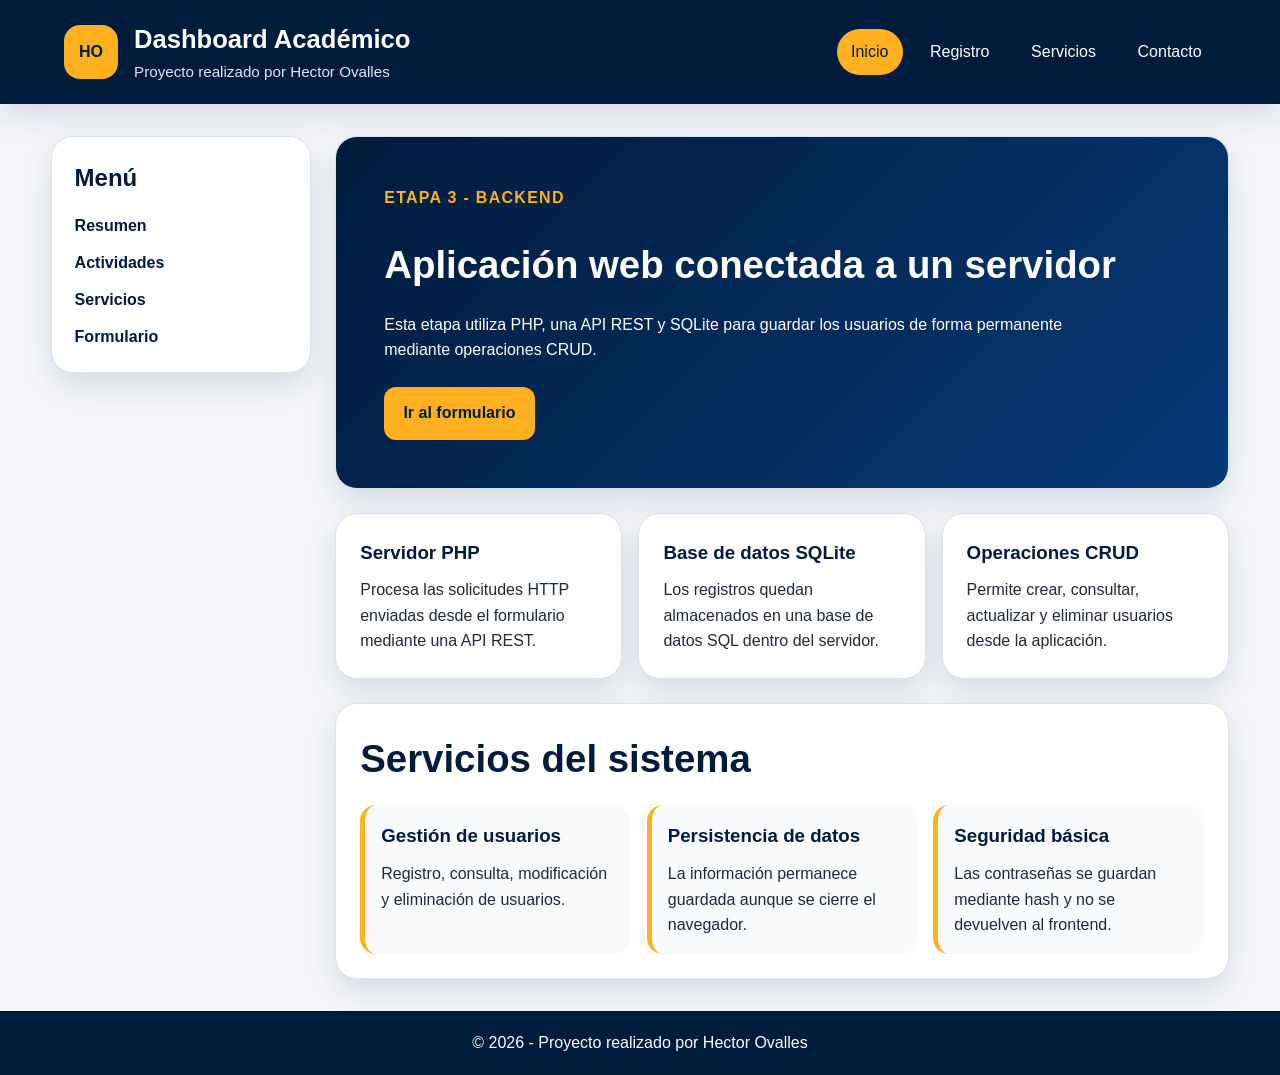
<file: index.html>
<!DOCTYPE html>
<html lang="es">
<head>
  <meta charset="UTF-8" />
  <meta name="viewport" content="width=device-width, initial-scale=1.0" />
  <meta name="author" content="Hector Ovalles" />
  <title>Dashboard - Hector Ovalles</title>
  <link rel="stylesheet" href="css/style.css" />
</head>
<body>
  <header class="site-header">
    <div class="brand">
      <span class="brand-logo">HO</span>
      <div>
        <h1>Dashboard Académico</h1>
        <p>Proyecto realizado por Hector Ovalles</p>
      </div>
    </div>

    <nav class="main-nav" aria-label="Navegación principal">
      <a href="index.html" class="active">Inicio</a>
      <a href="registro.html">Registro</a>
      <a href="#servicios">Servicios</a>
      <a href="#contacto">Contacto</a>
    </nav>
  </header>

  <main class="layout">
    <aside class="sidebar" aria-label="Panel lateral">
      <h2>Menú</h2>
      <ul>
        <li><a href="#resumen">Resumen</a></li>
        <li><a href="#actividades">Actividades</a></li>
        <li><a href="#servicios">Servicios</a></li>
        <li><a href="registro.html">Formulario</a></li>
      </ul>
    </aside>

    <section class="content">
      <article class="hero" id="resumen">
        <div>
          <p class="eyebrow">Etapa 3 - Backend</p>
          <h2>Aplicación web conectada a un servidor</h2>
          <p>
            Esta etapa utiliza PHP, una API REST y SQLite para guardar los usuarios de forma permanente mediante operaciones CRUD.
          </p>
          <a class="button" href="registro.html">Ir al formulario</a>
        </div>
      </article>

      <section class="cards" id="actividades" aria-label="Resumen de actividades">
        <article class="card">
          <h3>Servidor PHP</h3>
          <p>Procesa las solicitudes HTTP enviadas desde el formulario mediante una API REST.</p>
        </article>
        <article class="card">
          <h3>Base de datos SQLite</h3>
          <p>Los registros quedan almacenados en una base de datos SQL dentro del servidor.</p>
        </article>
        <article class="card">
          <h3>Operaciones CRUD</h3>
          <p>Permite crear, consultar, actualizar y eliminar usuarios desde la aplicación.</p>
        </article>
      </section>

      <section class="info-panel" id="servicios">
        <h2>Servicios del sistema</h2>
        <div class="service-grid">
          <article>
            <h3>Gestión de usuarios</h3>
            <p>Registro, consulta, modificación y eliminación de usuarios.</p>
          </article>
          <article>
            <h3>Persistencia de datos</h3>
            <p>La información permanece guardada aunque se cierre el navegador.</p>
          </article>
          <article>
            <h3>Seguridad básica</h3>
            <p>Las contraseñas se guardan mediante hash y no se devuelven al frontend.</p>
          </article>
        </div>
      </section>
    </section>
  </main>

  <footer class="site-footer" id="contacto">
    <p>&copy; 2026 - Proyecto realizado por Hector Ovalles</p>
  </footer>
</body>
</html>
</file>
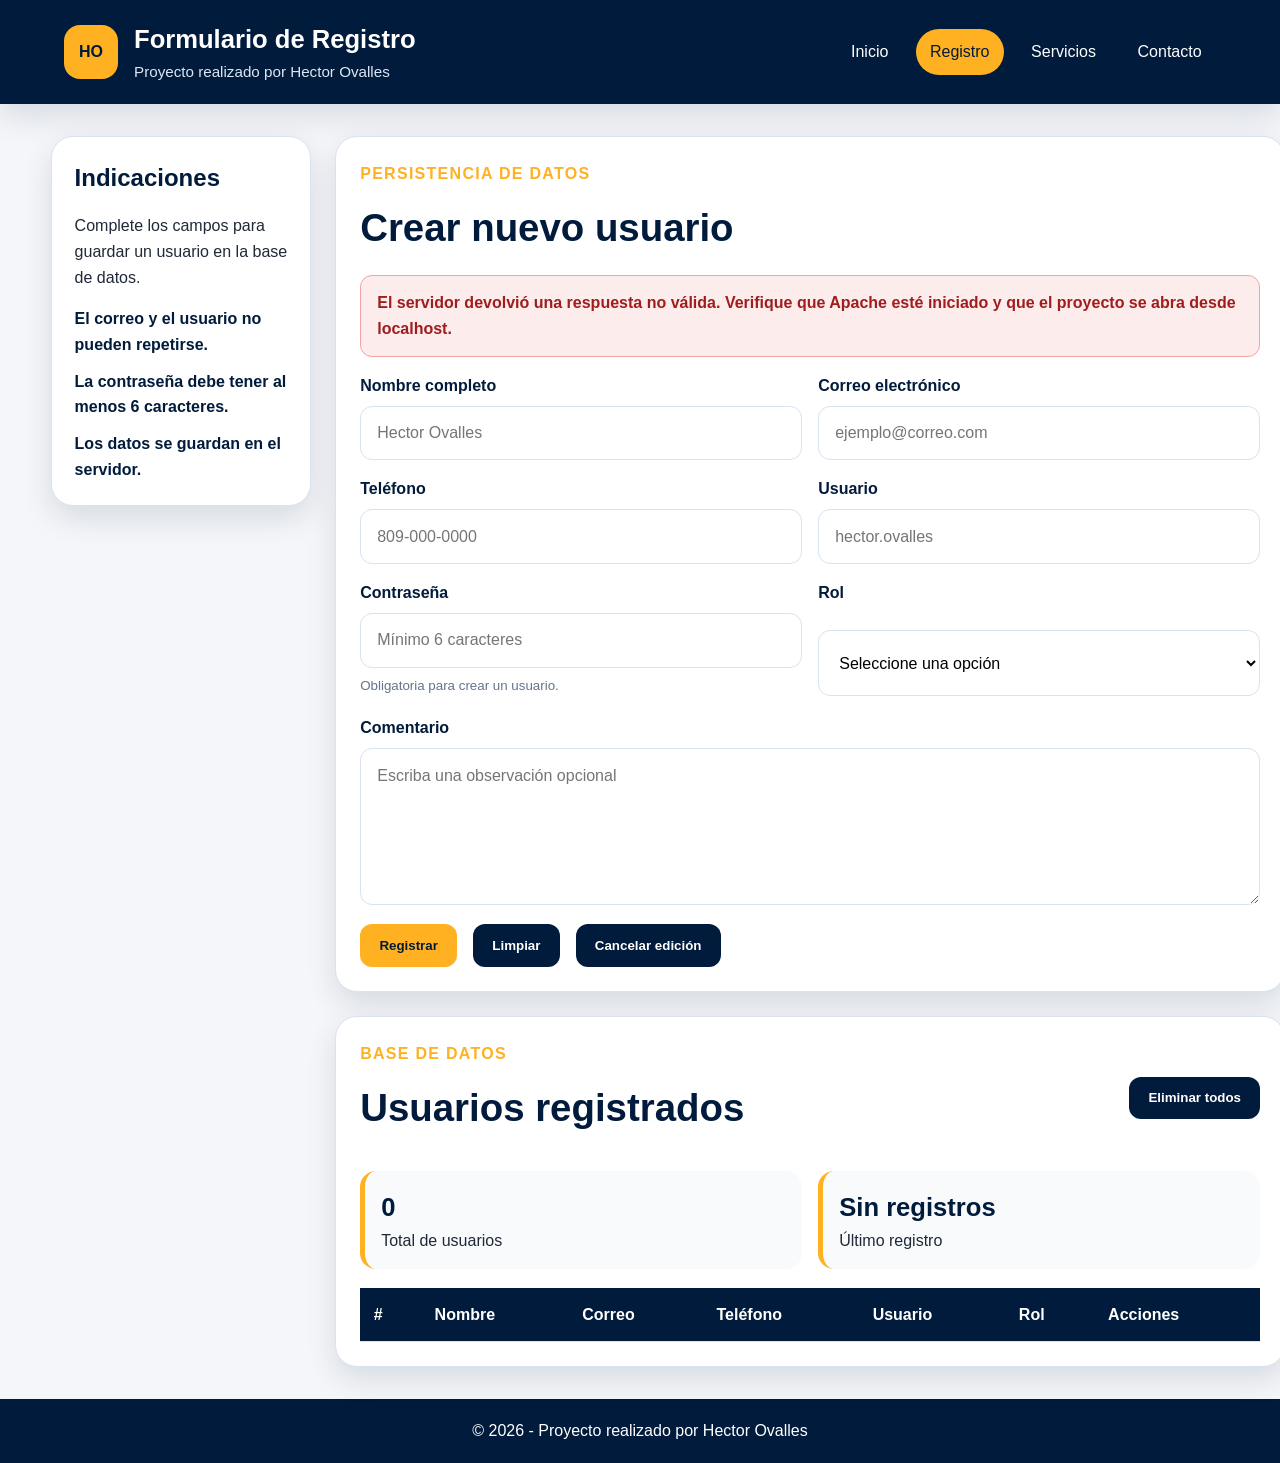
<file: registro.html>
<!DOCTYPE html>
<html lang="es">
<head>
  <meta charset="UTF-8" />
  <meta name="viewport" content="width=device-width, initial-scale=1.0" />
  <meta name="author" content="Hector Ovalles" />
  <title>Registro - Hector Ovalles</title>
  <link rel="stylesheet" href="css/style.css" />
</head>
<body>
  <header class="site-header">
    <div class="brand">
      <span class="brand-logo">HO</span>
      <div>
        <h1>Formulario de Registro</h1>
        <p>Proyecto realizado por Hector Ovalles</p>
      </div>
    </div>

    <nav class="main-nav" aria-label="Navegación principal">
      <a href="index.html">Inicio</a>
      <a href="registro.html" class="active">Registro</a>
      <a href="index.html#servicios">Servicios</a>
      <a href="#contacto">Contacto</a>
    </nav>
  </header>

  <main class="layout form-layout">
    <aside class="sidebar" aria-label="Información del formulario">
      <h2>Indicaciones</h2>
      <p>Complete los campos para guardar un usuario en la base de datos.</p>
      <ul>
        <li>El correo y el usuario no pueden repetirse.</li>
        <li>La contraseña debe tener al menos 6 caracteres.</li>
        <li>Los datos se guardan en el servidor.</li>
      </ul>
    </aside>

    <section class="content">
      <article class="form-card">
        <p class="eyebrow">Persistencia de datos</p>
        <h2 id="tituloFormulario">Crear nuevo usuario</h2>

        <div id="mensajeFormulario" class="form-message" hidden></div>

        <form action="#" method="post" class="register-form" id="registroForm" novalidate>
          <div class="form-grid">
            <div class="form-group">
              <label for="nombre">Nombre completo</label>
              <input type="text" id="nombre" name="nombre" placeholder="Hector Ovalles" required />
            </div>

            <div class="form-group">
              <label for="correo">Correo electrónico</label>
              <input type="email" id="correo" name="correo" placeholder="ejemplo@correo.com" required />
            </div>

            <div class="form-group">
              <label for="telefono">Teléfono</label>
              <input type="tel" id="telefono" name="telefono" placeholder="809-000-0000" required />
            </div>

            <div class="form-group">
              <label for="usuario">Usuario</label>
              <input type="text" id="usuario" name="usuario" placeholder="hector.ovalles" required />
            </div>

            <div class="form-group">
              <label for="password">Contraseña</label>
              <input type="password" id="password" name="password" placeholder="Mínimo 6 caracteres" required />
              <small id="ayudaPassword">Obligatoria para crear un usuario.</small>
            </div>

            <div class="form-group">
              <label for="rol">Rol</label>
              <select id="rol" name="rol" required>
                <option value="">Seleccione una opción</option>
                <option value="estudiante">Estudiante</option>
                <option value="administrador">Administrador</option>
                <option value="invitado">Invitado</option>
              </select>
            </div>
          </div>

          <div class="form-group full">
            <label for="comentario">Comentario</label>
            <textarea id="comentario" name="comentario" rows="5" placeholder="Escriba una observación opcional"></textarea>
          </div>

          <div class="form-actions">
            <button type="submit" id="botonGuardar">Registrar</button>
            <button type="reset" class="secondary" id="botonLimpiar">Limpiar</button>
            <button type="button" class="secondary" id="cancelarEdicion" hidden>Cancelar edición</button>
          </div>
        </form>
      </article>

      <section class="info-panel dashboard-panel" aria-label="Usuarios registrados">
        <div class="panel-header">
          <div>
            <p class="eyebrow">Base de datos</p>
            <h2>Usuarios registrados</h2>
          </div>
          <button type="button" id="limpiarTabla" class="secondary">Eliminar todos</button>
        </div>

        <div class="stats-grid">
          <article>
            <strong id="totalUsuarios">0</strong>
            <span>Total de usuarios</span>
          </article>
          <article>
            <strong id="ultimoRegistro">Sin registros</strong>
            <span>Último registro</span>
          </article>
        </div>

        <div class="table-wrapper">
          <table id="tablaUsuarios">
            <thead>
              <tr>
                <th>#</th>
                <th>Nombre</th>
                <th>Correo</th>
                <th>Teléfono</th>
                <th>Usuario</th>
                <th>Rol</th>
                <th>Acciones</th>
              </tr>
            </thead>
            <tbody></tbody>
          </table>
        </div>
      </section>
    </section>
  </main>

  <footer class="site-footer" id="contacto">
    <p>&copy; 2026 - Proyecto realizado por Hector Ovalles</p>
  </footer>
  <script src="js/app.js"></script>
</body>
</html>
</file>
<file: css/style.css>
:root {
  --azul: #001B3B;
  --amarillo: #FFB121;
  --blanco: #ffffff;
  --gris: #f4f6f9;
  --texto: #1f2937;
  --borde: #d9e2ef;
  --sombra: 0 12px 30px rgba(0, 27, 59, 0.12);
}

* { box-sizing: border-box; margin: 0; padding: 0; }
body { font-family: Arial, Helvetica, sans-serif; background: var(--gris); color: var(--texto); line-height: 1.6; }
a { color: inherit; text-decoration: none; }
.site-header { background: var(--azul); color: var(--blanco); display: flex; justify-content: space-between; align-items: center; gap: 1.5rem; padding: 1.2rem 5%; box-shadow: var(--sombra); }
.brand { display: flex; align-items: center; gap: 1rem; }
.brand-logo { background: var(--amarillo); color: var(--azul); font-weight: 800; width: 54px; height: 54px; display: grid; place-items: center; border-radius: 16px; }
.brand h1 { font-size: clamp(1.3rem, 2vw, 2rem); }
.brand p { color: #dce7f5; font-size: 0.95rem; }
.main-nav { display: flex; align-items: center; gap: 0.8rem; flex-wrap: wrap; }
.main-nav a { padding: 0.65rem 0.9rem; border-radius: 999px; transition: 0.3s ease; }
.main-nav a:hover, .main-nav .active { background: var(--amarillo); color: var(--azul); }
.layout { width: min(1180px, 92%); margin: 2rem auto; display: grid; grid-template-columns: 260px 1fr; gap: 1.5rem; }
.sidebar, .card, .info-panel, .form-card, .hero { background: var(--blanco); border: 1px solid var(--borde); border-radius: 22px; box-shadow: var(--sombra); }
.sidebar { padding: 1.4rem; align-self: start; position: sticky; top: 1rem; }
.sidebar h2 { color: var(--azul); margin-bottom: 1rem; }
.sidebar ul { list-style: none; display: grid; gap: 0.7rem; margin-top: 1rem; }
.sidebar a, .sidebar li { color: var(--azul); font-weight: 600; }
.content { display: grid; gap: 1.5rem; }
.hero { min-height: 320px; padding: clamp(1.5rem, 4vw, 3rem); display: flex; align-items: center; background: linear-gradient(135deg, var(--azul), #073a77); color: var(--blanco); }
.eyebrow { color: var(--amarillo); text-transform: uppercase; font-weight: 800; letter-spacing: 0.08em; margin-bottom: 0.7rem; }
.hero h2, .form-card h2, .info-panel h2 { font-size: clamp(1.7rem, 3vw, 2.8rem); margin-bottom: 1rem; color: inherit; }
.hero p { max-width: 720px; margin-bottom: 1.5rem; }
.button, button { display: inline-block; border: none; cursor: pointer; background: var(--amarillo); color: var(--azul); font-weight: 800; padding: 0.85rem 1.2rem; border-radius: 12px; transition: transform 0.3s ease, opacity 0.3s ease; }
.button:hover, button:hover { transform: translateY(-2px); opacity: 0.9; }
.cards, .service-grid { display: grid; grid-template-columns: repeat(3, 1fr); gap: 1rem; }
.card, .info-panel, .form-card { padding: 1.5rem; }
.card h3, .service-grid h3 { color: var(--azul); margin-bottom: 0.6rem; }
.info-panel h2, .form-card h2 { color: var(--azul); }
.service-grid article { background: #f8fafc; border-radius: 16px; padding: 1rem; border-left: 5px solid var(--amarillo); }
.form-layout { align-items: start; }
.register-form { display: grid; gap: 1.2rem; }
.form-grid { display: grid; grid-template-columns: repeat(2, 1fr); gap: 1rem; }
.form-group { display: grid; gap: 0.45rem; }
label { font-weight: 700; color: var(--azul); }
small { color: #64748b; }
input, select, textarea { width: 100%; padding: 0.85rem 1rem; border: 1px solid var(--borde); border-radius: 12px; font: inherit; outline: none; background: var(--blanco); }
input:focus, select:focus, textarea:focus { border-color: var(--amarillo); box-shadow: 0 0 0 4px rgba(255, 177, 33, 0.2); }
.full { width: 100%; }
.form-actions { display: flex; gap: 1rem; flex-wrap: wrap; }
.secondary { background: var(--azul); color: var(--blanco); }
.site-footer { background: var(--azul); color: var(--blanco); text-align: center; padding: 1.2rem 5%; margin-top: 2rem; }
.form-message { border-radius: 12px; font-weight: 700; margin-bottom: 1rem; padding: 0.9rem 1rem; }
.form-message.success { background: #e8f7ef; border: 1px solid #8ad0a5; color: #126c34; }
.form-message.error { background: #fdecec; border: 1px solid #f3a3a3; color: #9f1d1d; }
.panel-header { align-items: center; display: flex; justify-content: space-between; gap: 1rem; margin-bottom: 1rem; }
.stats-grid { display: grid; grid-template-columns: repeat(2, 1fr); gap: 1rem; margin-bottom: 1.2rem; }
.stats-grid article { background: #f8fafc; border-left: 5px solid var(--amarillo); border-radius: 16px; padding: 1rem; }
.stats-grid strong { color: var(--azul); display: block; font-size: 1.6rem; }
.table-wrapper { overflow-x: auto; }
table { border-collapse: collapse; width: 100%; min-width: 900px; }
th, td { border-bottom: 1px solid var(--borde); padding: 0.85rem; text-align: left; }
th { background: var(--azul); color: var(--blanco); }
.empty-table { color: #64748b; font-style: italic; text-align: center; }
.table-actions { display: flex; gap: 0.45rem; flex-wrap: wrap; }
.small-button { padding: 0.5rem 0.7rem; border-radius: 8px; font-size: 0.82rem; }
.edit-button { background: #dbeafe; color: #1d4ed8; }
.danger-button { background: #fee2e2; color: #b91c1c; }

@media (max-width: 900px) {
  .site-header { align-items: flex-start; flex-direction: column; }
  .layout { grid-template-columns: 1fr; }
  .sidebar { position: static; }
  .cards, .service-grid { grid-template-columns: 1fr; }
}

@media (max-width: 620px) {
  .brand { align-items: flex-start; }
  .main-nav { width: 100%; }
  .main-nav a { width: 100%; text-align: center; background: rgba(255, 255, 255, 0.08); }
  .form-grid { grid-template-columns: 1fr; }
  .hero, .form-card, .card, .info-panel, .sidebar { border-radius: 16px; }
  .panel-header, .stats-grid { grid-template-columns: 1fr; }
  .panel-header { align-items: stretch; flex-direction: column; }
}
</file>
